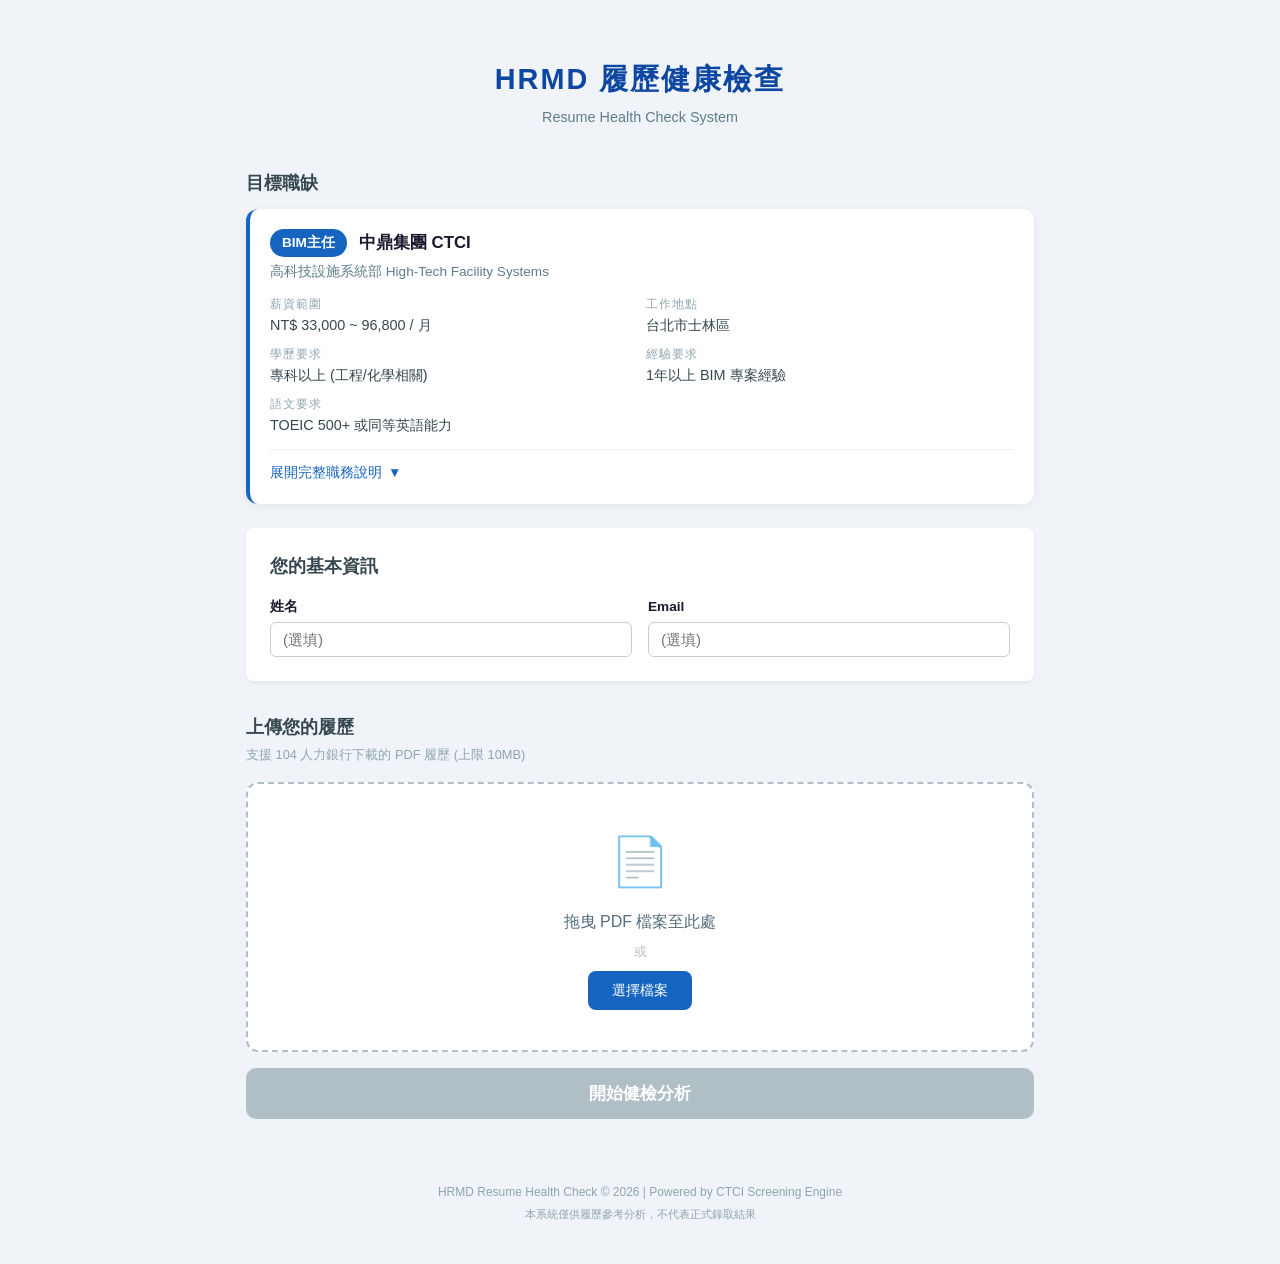
<file: web/public/index.html>
<!DOCTYPE html>
<html lang="zh-TW">
<head>
    <meta charset="UTF-8">
    <meta name="viewport" content="width=device-width, initial-scale=1.0">
    <title>HRMD 履歷健康檢查 | Resume Health Check</title>
    <link rel="stylesheet" href="style.css">
</head>
<body>
    <div class="container">
        <header>
            <div class="header-content">
                <div>
                    <h1>HRMD 履歷健康檢查</h1>
                    <p class="subtitle">Resume Health Check System</p>
                </div>
            </div>
        </header>

        <section class="job-info">
            <h2>目標職缺</h2>
            <div class="job-card">
                <div class="job-header">
                    <span class="job-tag">BIM主任</span>
                    <span class="job-company">中鼎集團 CTCI</span>
                </div>
                <div class="job-dept">高科技設施系統部 High-Tech Facility Systems</div>
                <div class="job-details">
                    <div class="detail-item">
                        <span class="label">薪資範圍</span>
                        <span class="value">NT$ 33,000 ~ 96,800 / 月</span>
                    </div>
                    <div class="detail-item">
                        <span class="label">工作地點</span>
                        <span class="value">台北市士林區</span>
                    </div>
                    <div class="detail-item">
                        <span class="label">學歷要求</span>
                        <span class="value">專科以上 (工程/化學相關)</span>
                    </div>
                    <div class="detail-item">
                        <span class="label">經驗要求</span>
                        <span class="value">1年以上 BIM 專案經驗</span>
                    </div>
                    <div class="detail-item">
                        <span class="label">語文要求</span>
                        <span class="value">TOEIC 500+ 或同等英語能力</span>
                    </div>
                </div>
                <div class="job-desc-toggle" onclick="toggleJobDesc()">
                    <span id="toggle-text">展開完整職務說明</span>
                    <span id="toggle-arrow">&#9660;</span>
                </div>
                <div class="job-full-desc" id="job-full-desc">
                    <p><strong>職務說明：</strong></p>
                    <ol>
                        <li>於工程專案各階段，協調與整合模型和圖紙，使BIM模型從概念設計到施工、竣工移交過程均符合合約要求。</li>
                        <li>使BIM技術的應用、標準設定、建模作業流程落實於專案工程上。</li>
                        <li>協助團隊針對BIM模型可視化應用項目，輔助設計提案的決策建議。</li>
                        <li>維護模型資料庫，並確實將資料統整於CDE系統環境。</li>
                        <li>協調和管理BIM模型使其符合業主設定之交付時程，並確保模型的品質。</li>
                    </ol>
                </div>
            </div>
        </section>

        <section class="user-info-section">
            <h2>您的基本資訊</h2>
            <div class="info-form">
                <div class="form-group">
                    <label for="user-name">姓名</label>
                    <input type="text" id="user-name" placeholder="(選填)">
                </div>
                <div class="form-group">
                    <label for="user-email">Email</label>
                    <input type="email" id="user-email" placeholder="(選填)">
                </div>
            </div>
        </section>

        <section class="upload-section">
            <h2>上傳您的履歷</h2>
            <p class="upload-hint">支援 104 人力銀行下載的 PDF 履歷 (上限 10MB)</p>
            <div class="drop-zone" id="drop-zone">
                <div class="drop-icon">&#128196;</div>
                <p class="drop-text">拖曳 PDF 檔案至此處</p>
                <p class="drop-or">或</p>
                <label class="file-btn">
                    選擇檔案
                    <input type="file" id="file-input" accept=".pdf" hidden>
                </label>
            </div>
            <div class="file-info" id="file-info" style="display:none;">
                <span class="file-name" id="file-name"></span>
                <button class="file-remove" id="file-remove" title="移除">&#10005;</button>
            </div>
            <button class="analyze-btn" id="analyze-btn" disabled>開始健檢分析</button>
        </section>

        <section class="loading" id="loading" style="display:none;">
            <div class="spinner"></div>
            <p>正在分析您的履歷，請稍候...</p>
            <p class="loading-hint">首次使用可能需要 15-30 秒 (伺服器啟動中)</p>
        </section>

        <section class="error-section" id="error-section" style="display:none;">
            <div class="error-card">
                <div class="error-icon">&#9888;</div>
                <p class="error-msg" id="error-msg"></p>
                <button class="retry-btn" onclick="resetUI()">重新上傳</button>
            </div>
        </section>

        <section class="results" id="results" style="display:none;">
            <h2>分析結果</h2>

            <div class="candidate-card" id="candidate-card">
                <h3 id="result-name"></h3>
                <div class="candidate-meta">
                    <span id="result-age"></span>
                    <span id="result-edu"></span>
                    <span id="result-seniority"></span>
                </div>
                <div class="candidate-details">
                    <div class="detail-row">
                        <span class="label">語文能力</span>
                        <span class="value" id="result-lang"></span>
                    </div>
                    <div class="detail-row">
                        <span class="label">近期工作</span>
                        <span class="value" id="result-work"></span>
                    </div>
                    <div class="detail-row" id="result-desc-row">
                        <span class="label">工作內容</span>
                        <span class="value" id="result-desc"></span>
                    </div>
                    <div class="detail-row" id="result-prev-row">
                        <span class="label">前任公司</span>
                        <span class="value" id="result-prev"></span>
                    </div>
                </div>
            </div>

            <div class="score-cards">
                <div class="score-card" id="general-card">
                    <h3>通用工程人才評分</h3>
                    <div class="gauge-container">
                        <div class="gauge" id="general-gauge">
                            <span class="gauge-value" id="general-value"></span>
                        </div>
                        <div class="gauge-label" id="general-label"></div>
                    </div>
                    <div class="score-reasons" id="general-reasons"></div>
                </div>

                <div class="score-card" id="bim-card">
                    <h3>BIM 主任職缺適配度</h3>
                    <div class="gauge-container">
                        <div class="gauge" id="bim-gauge">
                            <span class="gauge-value" id="bim-value"></span>
                        </div>
                        <div class="gauge-label" id="bim-label"></div>
                    </div>
                    <div class="bim-breakdown" id="bim-breakdown"></div>
                    <div class="recommendation" id="bim-recommendation"></div>
                </div>
            </div>

            <button class="retry-btn" onclick="resetUI()">上傳其他履歷</button>
        </section>


        <footer>
            <p>HRMD Resume Health Check &copy; 2026 | Powered by CTCI Screening Engine</p>
            <p class="footer-note">本系統僅供履歷參考分析，不代表正式錄取結果</p>
        </footer>
    </div>

    <script src="app.js"></script>
</body>
</html>
</file>
<file: web/public/style.css>
/* === Reset & Base === */
*, *::before, *::after {
    box-sizing: border-box;
    margin: 0;
    padding: 0;
}

body {
    font-family: -apple-system, BlinkMacSystemFont, "Segoe UI", "Microsoft JhengHei", "PingFang TC", sans-serif;
    background: #f0f4f8;
    color: #1a1a2e;
    line-height: 1.6;
    min-height: 100vh;
}

.container {
    max-width: 820px;
    margin: 0 auto;
    padding: 24px 16px;
}

/* === Header === */
header {
    padding: 32px 0 16px;
}

.header-content {
    display: flex;
    justify-content: space-between;
    align-items: flex-start;
    text-align: center;
}

.header-content > div {
    flex: 1;
}

header h1 {
    font-size: 1.8rem;
    color: #0d47a1;
    letter-spacing: 2px;
}

.subtitle {
    color: #607d8b;
    font-size: 0.9rem;
    margin-top: 4px;
}

.admin-login-icon {
    font-size: 28px;
    cursor: pointer;
    opacity: 0.6;
    transition: opacity 0.3s;
    text-decoration: none;
    user-select: none;
}

.admin-login-icon:hover {
    opacity: 1;
}

/* 手機介面隱藏登入按鈕 */
@media (max-width: 768px) {
    .admin-login-icon {
        display: none !important;
    }
}

/* === User Info Section === */
.user-info-section {
    background: white;
    padding: 24px;
    border-radius: 8px;
    margin: 24px 0;
    box-shadow: 0 2px 4px rgba(0, 0, 0, 0.05);
}

.user-info-section h2 {
    font-size: 1.1rem;
    color: #37474f;
    margin-bottom: 16px;
}

.info-form {
    display: grid;
    grid-template-columns: 1fr 1fr;
    gap: 16px;
}

.form-group {
    display: flex;
    flex-direction: column;
}

.form-group label {
    font-size: 0.9rem;
    color: #37474f;
    font-weight: 500;
    margin-bottom: 6px;
}

.form-group input {
    padding: 10px 12px;
    border: 1px solid #ccc;
    border-radius: 4px;
    font-size: 14px;
    font-family: inherit;
}

.form-group input:focus {
    outline: none;
    border-color: #0d47a1;
    box-shadow: 0 0 0 3px rgba(13, 71, 161, 0.1);
}

@media (max-width: 600px) {
    .info-form {
        grid-template-columns: 1fr;
    }
}

/* === Job Info === */
.job-info {
    margin: 24px 0;
}

.job-info h2 {
    font-size: 1.1rem;
    color: #37474f;
    margin-bottom: 12px;
}

.job-card {
    background: #fff;
    border-radius: 12px;
    padding: 20px;
    box-shadow: 0 2px 12px rgba(0,0,0,0.06);
    border-left: 4px solid #1565c0;
}

.job-header {
    display: flex;
    align-items: center;
    gap: 12px;
    margin-bottom: 4px;
}

.job-tag {
    background: #1565c0;
    color: #fff;
    padding: 3px 12px;
    border-radius: 16px;
    font-size: 0.85rem;
    font-weight: 600;
}

.job-company {
    font-weight: 700;
    font-size: 1.05rem;
    color: #1a1a2e;
}

.job-dept {
    color: #607d8b;
    font-size: 0.85rem;
    margin-bottom: 12px;
}

.job-details {
    display: grid;
    grid-template-columns: 1fr 1fr;
    gap: 8px;
}

.detail-item {
    display: flex;
    flex-direction: column;
}

.detail-item .label {
    font-size: 0.75rem;
    color: #90a4ae;
    text-transform: uppercase;
    letter-spacing: 1px;
}

.detail-item .value {
    font-size: 0.9rem;
    color: #37474f;
}

.job-desc-toggle {
    margin-top: 12px;
    padding-top: 12px;
    border-top: 1px solid #eceff1;
    cursor: pointer;
    color: #1565c0;
    font-size: 0.85rem;
    display: flex;
    align-items: center;
    gap: 6px;
}

.job-desc-toggle:hover {
    color: #0d47a1;
}

.job-full-desc {
    display: none;
    margin-top: 12px;
    padding: 12px;
    background: #f5f7fa;
    border-radius: 8px;
    font-size: 0.85rem;
    color: #455a64;
    line-height: 1.8;
}

.job-full-desc.show {
    display: block;
}

.job-full-desc ol {
    padding-left: 20px;
}

.job-full-desc li {
    margin-bottom: 4px;
}

/* === Upload === */
.upload-section {
    margin: 32px 0;
}

.upload-section h2 {
    font-size: 1.1rem;
    color: #37474f;
    margin-bottom: 4px;
}

.upload-hint {
    font-size: 0.8rem;
    color: #90a4ae;
    margin-bottom: 16px;
}

.drop-zone {
    border: 2px dashed #b0bec5;
    border-radius: 12px;
    padding: 40px 20px;
    text-align: center;
    transition: all 0.2s;
    cursor: pointer;
    background: #fff;
}

.drop-zone.dragover {
    border-color: #1565c0;
    background: #e3f2fd;
}

.drop-icon {
    font-size: 3rem;
    margin-bottom: 8px;
}

.drop-text {
    font-size: 1rem;
    color: #546e7a;
}

.drop-or {
    font-size: 0.8rem;
    color: #b0bec5;
    margin: 8px 0;
}

.file-btn {
    display: inline-block;
    padding: 8px 24px;
    background: #1565c0;
    color: #fff;
    border-radius: 8px;
    cursor: pointer;
    font-size: 0.9rem;
    transition: background 0.2s;
}

.file-btn:hover {
    background: #0d47a1;
}

.file-info {
    margin-top: 12px;
    padding: 10px 16px;
    background: #e8f5e9;
    border-radius: 8px;
    display: flex;
    align-items: center;
    justify-content: space-between;
}

.file-name {
    font-size: 0.9rem;
    color: #2e7d32;
    font-weight: 500;
}

.file-remove {
    background: none;
    border: none;
    color: #c62828;
    font-size: 1.1rem;
    cursor: pointer;
    padding: 0 4px;
}

.analyze-btn {
    display: block;
    width: 100%;
    margin-top: 16px;
    padding: 14px;
    font-size: 1.05rem;
    font-weight: 600;
    background: #1565c0;
    color: #fff;
    border: none;
    border-radius: 10px;
    cursor: pointer;
    transition: all 0.2s;
}

.analyze-btn:disabled {
    background: #b0bec5;
    cursor: not-allowed;
}

.analyze-btn:not(:disabled):hover {
    background: #0d47a1;
    transform: translateY(-1px);
    box-shadow: 0 4px 12px rgba(13,71,161,0.3);
}

/* === Loading === */
.loading {
    text-align: center;
    padding: 48px 0;
}

.spinner {
    width: 48px;
    height: 48px;
    border: 4px solid #e3f2fd;
    border-top: 4px solid #1565c0;
    border-radius: 50%;
    animation: spin 0.8s linear infinite;
    margin: 0 auto 16px;
}

@keyframes spin {
    to { transform: rotate(360deg); }
}

.loading p {
    color: #546e7a;
    font-size: 0.95rem;
}

.loading-hint {
    font-size: 0.8rem !important;
    color: #90a4ae !important;
    margin-top: 4px;
}

/* === Error === */
.error-card {
    background: #fff;
    border-radius: 12px;
    padding: 32px;
    text-align: center;
    box-shadow: 0 2px 12px rgba(0,0,0,0.06);
    border-left: 4px solid #c62828;
}

.error-icon {
    font-size: 2.5rem;
    margin-bottom: 8px;
}

.error-msg {
    color: #c62828;
    font-size: 0.95rem;
    margin-bottom: 16px;
}

.retry-btn {
    padding: 10px 24px;
    background: #546e7a;
    color: #fff;
    border: none;
    border-radius: 8px;
    cursor: pointer;
    font-size: 0.9rem;
    transition: background 0.2s;
}

.retry-btn:hover {
    background: #37474f;
}

/* === Results === */
.results h2 {
    font-size: 1.2rem;
    color: #37474f;
    margin-bottom: 16px;
}

.candidate-card {
    background: #fff;
    border-radius: 12px;
    padding: 20px;
    box-shadow: 0 2px 12px rgba(0,0,0,0.06);
    margin-bottom: 20px;
}

.candidate-card h3 {
    font-size: 1.2rem;
    color: #1a1a2e;
    margin-bottom: 8px;
}

.candidate-meta {
    display: flex;
    gap: 12px;
    flex-wrap: wrap;
    margin-bottom: 12px;
}

.candidate-meta span {
    background: #eceff1;
    padding: 2px 10px;
    border-radius: 12px;
    font-size: 0.8rem;
    color: #546e7a;
}

.candidate-details {
    border-top: 1px solid #eceff1;
    padding-top: 12px;
}

.detail-row {
    display: flex;
    padding: 4px 0;
    gap: 12px;
}

.detail-row .label {
    min-width: 72px;
    font-size: 0.8rem;
    color: #90a4ae;
    flex-shrink: 0;
}

.detail-row .value {
    font-size: 0.85rem;
    color: #37474f;
    word-break: break-word;
}

/* === Score Cards === */
.score-cards {
    display: grid;
    grid-template-columns: 1fr 1fr;
    gap: 16px;
    margin-bottom: 24px;
}

@media (max-width: 640px) {
    .score-cards {
        grid-template-columns: 1fr;
    }
}

.score-card {
    background: #fff;
    border-radius: 12px;
    padding: 20px;
    box-shadow: 0 2px 12px rgba(0,0,0,0.06);
}

.score-card h3 {
    font-size: 0.95rem;
    color: #37474f;
    margin-bottom: 16px;
    text-align: center;
}

.gauge-container {
    text-align: center;
    margin-bottom: 16px;
}

.gauge {
    width: 120px;
    height: 120px;
    border-radius: 50%;
    display: inline-flex;
    align-items: center;
    justify-content: center;
    position: relative;
    margin-bottom: 8px;
}

.gauge-value {
    font-size: 1.6rem;
    font-weight: 700;
    color: #1a1a2e;
}

.gauge-label {
    font-size: 0.85rem;
    font-weight: 600;
    text-align: center;
}

/* Gauge color classes */
.gauge.excellent { background: conic-gradient(#2e7d32 var(--pct), #e8f5e9 0); }
.gauge.good { background: conic-gradient(#1565c0 var(--pct), #e3f2fd 0); }
.gauge.partial { background: conic-gradient(#f57f17 var(--pct), #fff8e1 0); }
.gauge.low { background: conic-gradient(#c62828 var(--pct), #ffebee 0); }
.gauge.excluded { background: conic-gradient(#78909c var(--pct), #eceff1 0); }

.gauge::after {
    content: '';
    position: absolute;
    width: 92px;
    height: 92px;
    background: #fff;
    border-radius: 50%;
}

.gauge-value {
    z-index: 1;
}

.gauge-label.excellent { color: #2e7d32; }
.gauge-label.good { color: #1565c0; }
.gauge-label.partial { color: #f57f17; }
.gauge-label.low { color: #c62828; }
.gauge-label.excluded { color: #78909c; }

/* === Score Reasons === */
.score-reasons {
    border-top: 1px solid #eceff1;
    padding-top: 12px;
}

.reason-item {
    font-size: 0.78rem;
    padding: 3px 0;
    color: #546e7a;
}

.reason-item.positive { color: #2e7d32; }
.reason-item.negative { color: #c62828; }
.reason-item.neutral { color: #f57f17; }
.reason-item.exclude { color: #c62828; font-weight: 600; }

/* === BIM Breakdown === */
.bim-breakdown {
    border-top: 1px solid #eceff1;
    padding-top: 12px;
}

.bim-dim {
    margin-bottom: 10px;
}

.bim-dim-header {
    display: flex;
    justify-content: space-between;
    font-size: 0.8rem;
    margin-bottom: 3px;
}

.bim-dim-name {
    color: #37474f;
    font-weight: 500;
}

.bim-dim-score {
    color: #90a4ae;
}

.bim-bar {
    height: 6px;
    background: #eceff1;
    border-radius: 3px;
    overflow: hidden;
}

.bim-bar-fill {
    height: 100%;
    border-radius: 3px;
    transition: width 0.6s ease;
}

.bim-bar-fill.excellent { background: #2e7d32; }
.bim-bar-fill.good { background: #1565c0; }
.bim-bar-fill.partial { background: #f57f17; }
.bim-bar-fill.low { background: #c62828; }

.bim-dim-reason {
    font-size: 0.72rem;
    color: #90a4ae;
    margin-top: 2px;
}

.recommendation {
    margin-top: 16px;
    padding: 12px;
    border-radius: 8px;
    font-size: 0.85rem;
    text-align: center;
    font-weight: 500;
}

.recommendation.excellent { background: #e8f5e9; color: #2e7d32; }
.recommendation.good { background: #e3f2fd; color: #1565c0; }
.recommendation.partial { background: #fff8e1; color: #f57f17; }
.recommendation.low { background: #ffebee; color: #c62828; }

/* === Footer === */
footer {
    text-align: center;
    padding: 32px 0 16px;
    color: #90a4ae;
    font-size: 0.75rem;
}

.footer-note {
    margin-top: 4px;
    font-size: 0.7rem;
}

/* === Submit Form Section === */
.submit-section {
    background: #fff;
    border-radius: 12px;
    padding: 24px;
    margin: 20px 0;
    box-shadow: 0 2px 12px rgba(0,0,0,0.06);
    border-left: 4px solid #0d47a1;
}

.submit-section h2 {
    font-size: 1.1rem;
    color: #37474f;
    margin-bottom: 16px;
}

#submit-form {
    display: flex;
    flex-direction: column;
    gap: 12px;
}

.form-group {
    display: flex;
    flex-direction: column;
}

.form-group label {
    font-size: 0.85rem;
    font-weight: 600;
    color: #1a1a2e;
    margin-bottom: 4px;
}

.form-group input {
    padding: 8px 12px;
    border: 1px solid #ccc;
    border-radius: 6px;
    font-size: 0.95rem;
    font-family: inherit;
}

.form-group input:focus {
    outline: none;
    border-color: #0d47a1;
    box-shadow: 0 0 0 3px rgba(13, 71, 161, 0.1);
}

.submit-btn {
    padding: 10px 20px;
    background: #1565c0;
    color: #fff;
    border: none;
    border-radius: 6px;
    font-size: 0.95rem;
    font-weight: 600;
    cursor: pointer;
    transition: all 0.3s ease;
}

.submit-btn:hover {
    background: #0d47a1;
    transform: translateY(-2px);
    box-shadow: 0 4px 8px rgba(0,0,0,0.15);
}

.submit-success {
    background: #e8f5e9;
    border: 1px solid #4caf50;
    border-radius: 6px;
    padding: 12px;
    text-align: center;
    color: #2e7d32;
    font-weight: 600;
}

/* === Admin Panel Styles === */
.admin-container {
    max-width: 1200px;
    margin: 0 auto;
    padding: 24px 16px;
    min-height: 100vh;
    background: #f0f4f8;
}

.admin-header {
    display: flex;
    justify-content: space-between;
    align-items: center;
    margin-bottom: 24px;
    background: #fff;
    padding: 16px 20px;
    border-radius: 8px;
    box-shadow: 0 2px 8px rgba(0,0,0,0.06);
}

.admin-header h1 {
    color: #0d47a1;
    font-size: 1.5rem;
}

.admin-user {
    display: flex;
    align-items: center;
    gap: 12px;
    font-size: 0.9rem;
    color: #37474f;
}

.logout-btn {
    padding: 8px 16px;
    background: #f44336;
    color: #fff;
    border: none;
    border-radius: 4px;
    cursor: pointer;
    font-size: 0.85rem;
    transition: background 0.3s ease;
}

.logout-btn:hover {
    background: #d32f2f;
}

.admin-table-container {
    background: #fff;
    border-radius: 8px;
    padding: 20px;
    box-shadow: 0 2px 8px rgba(0,0,0,0.06);
    overflow-x: auto;
}

.admin-table {
    width: 100%;
    border-collapse: collapse;
    font-size: 0.9rem;
}

.admin-table thead {
    background: #f5f5f5;
    border-bottom: 2px solid #e0e0e0;
}

.admin-table th {
    padding: 12px;
    text-align: left;
    font-weight: 600;
    color: #1a1a2e;
}

.admin-table td {
    padding: 12px;
    border-bottom: 1px solid #e0e0e0;
}

.admin-table tr:hover {
    background: #fafafa;
}

.admin-login {
    display: flex;
    flex-direction: column;
    align-items: center;
    justify-content: center;
    min-height: 100vh;
    gap: 16px;
}

.admin-login h1 {
    color: #0d47a1;
    font-size: 1.8rem;
    margin-bottom: 12px;
}

.admin-login-btn {
    padding: 12px 24px;
    background: #1565c0;
    color: #fff;
    border: none;
    border-radius: 6px;
    font-size: 1rem;
    cursor: pointer;
    transition: all 0.3s ease;
}

.admin-login-btn:hover {
    background: #0d47a1;
    transform: translateY(-2px);
}

.admin-error {
    text-align: center;
    color: #d32f2f;
    font-size: 0.95rem;
    padding: 20px;
    background: #ffebee;
    border-radius: 6px;
    border: 1px solid #ef5350;
    margin-top: 16px;
}

/* === Responsive === */
@media (max-width: 480px) {
    .container { padding: 16px 12px; }
    header h1 { font-size: 1.4rem; }
    .job-details { grid-template-columns: 1fr; }
    .gauge { width: 100px; height: 100px; }
    .gauge::after { width: 76px; height: 76px; }
    .gauge-value { font-size: 1.3rem; }
}
</file>
